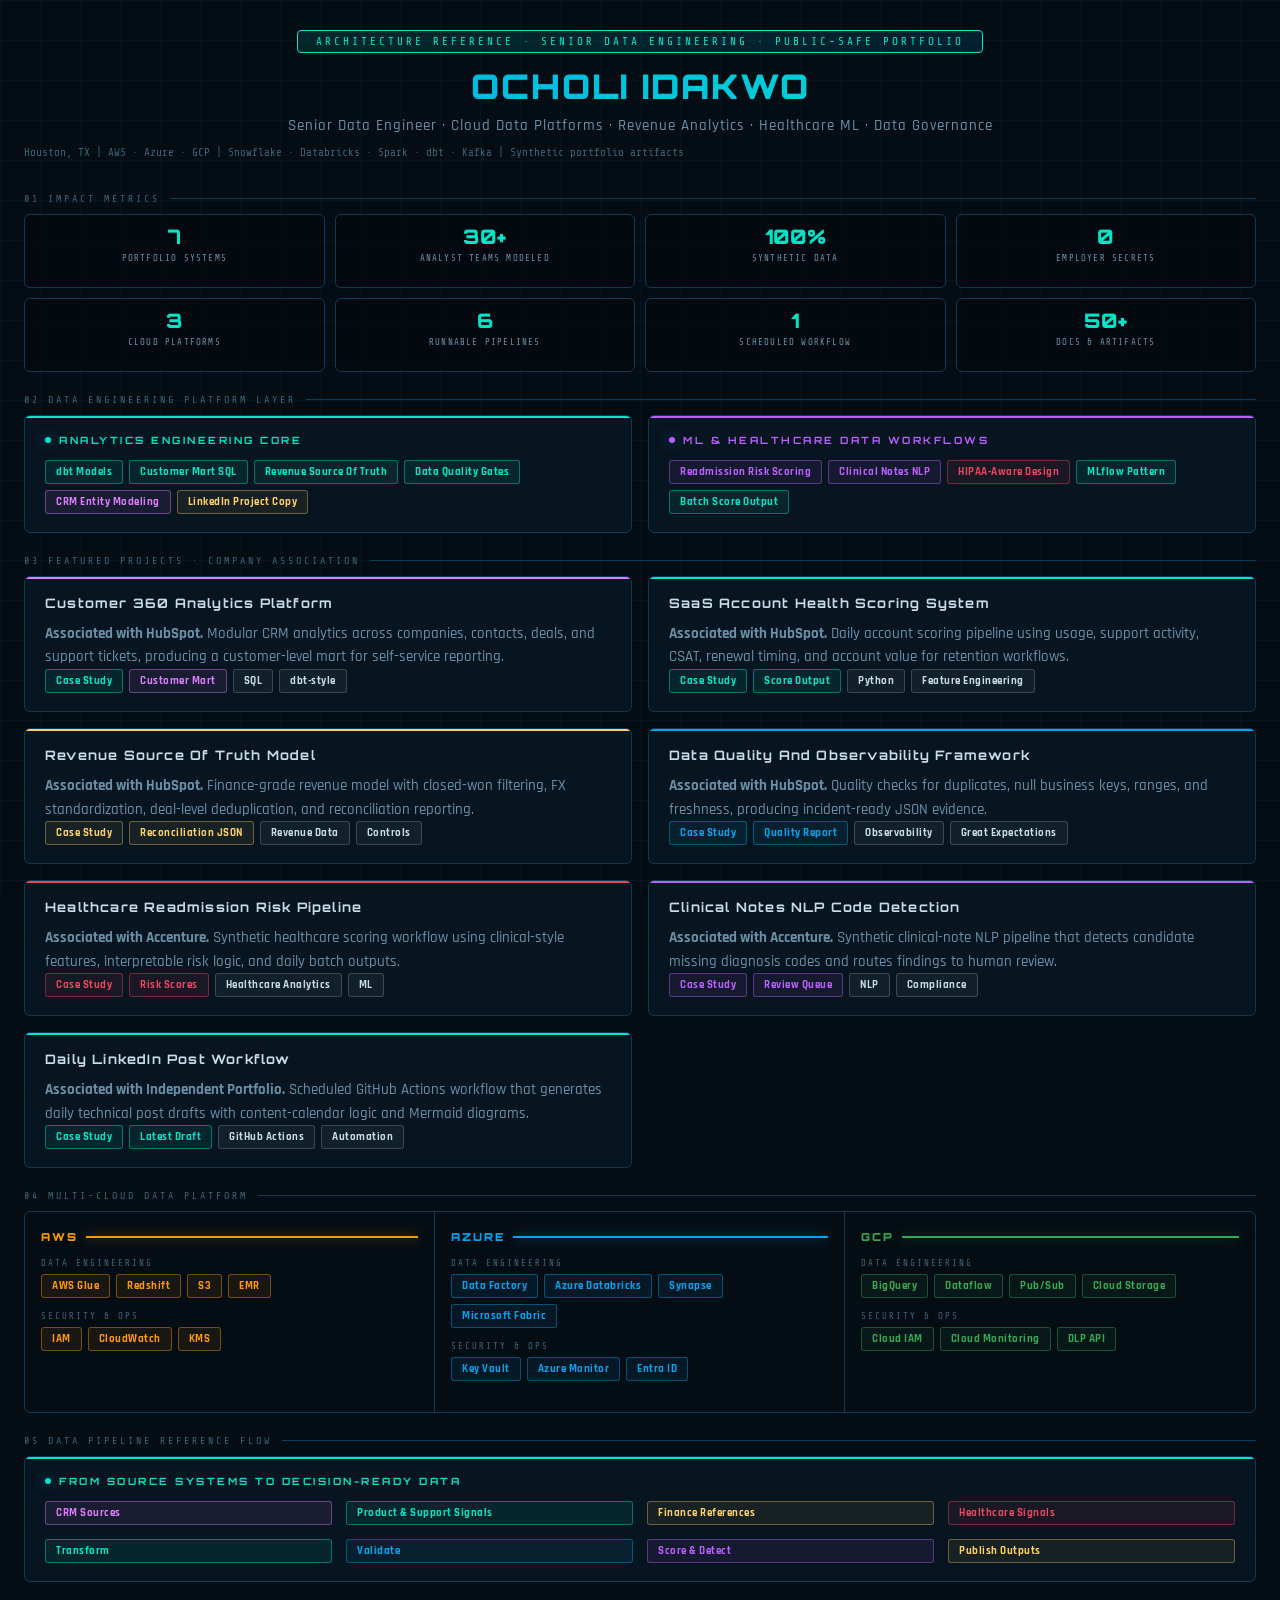
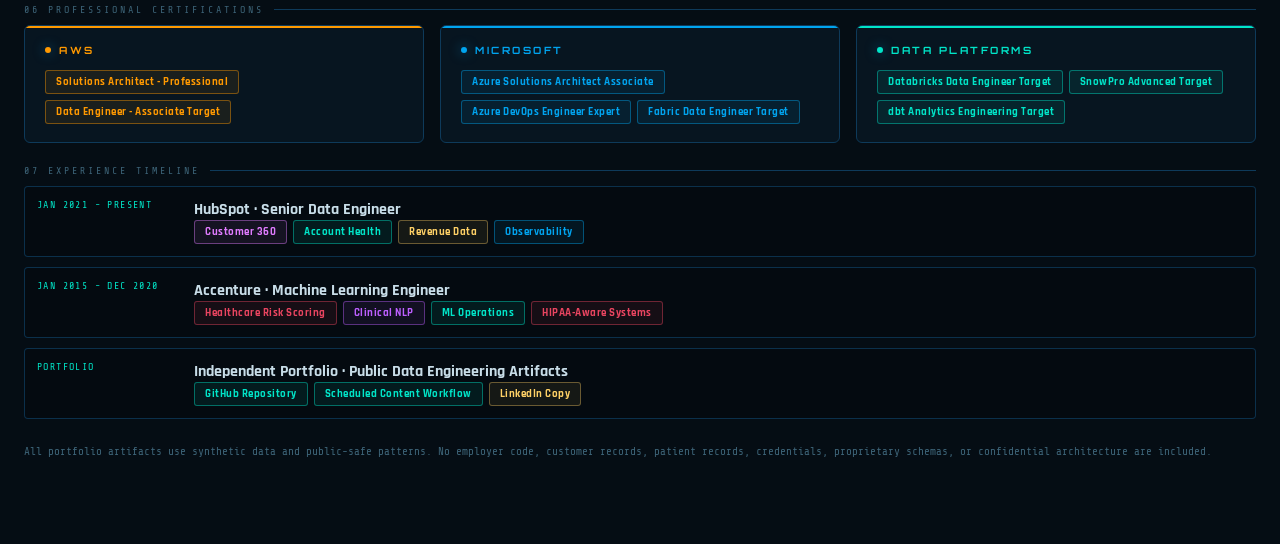
<file: index.html>
<!doctype html>
<html lang="en">
<head>
  <meta charset="utf-8">
  <meta name="viewport" content="width=device-width, initial-scale=1">
  <title>Ocholi Idakwo - Data Engineering Architecture Reference</title>
  <meta name="description" content="Senior Data Engineer architecture-reference portfolio covering cloud data platforms, governed analytics, revenue data, healthcare ML, and observability.">
  <link rel="preconnect" href="https://fonts.googleapis.com">
  <link rel="preconnect" href="https://fonts.gstatic.com" crossorigin>
  <link href="https://fonts.googleapis.com/css2?family=Share+Tech+Mono&family=Orbitron:wght@400;600;800;900&family=Rajdhani:wght@300;400;500;600;700&display=swap" rel="stylesheet">
  <link rel="stylesheet" href="assets/site.css">
</head>
<body>
  <div class="page">
    <header class="header">
      <div class="header-badge">Architecture Reference · Senior Data Engineering · Public-Safe Portfolio</div>
      <h1>OCHOLI IDAKWO</h1>
      <div class="sub">Senior Data Engineer · Cloud Data Platforms · Revenue Analytics · Healthcare ML · Data Governance</div>
      <div class="meta">Houston, TX | AWS · Azure · GCP | Snowflake · Databricks · Spark · dbt · Kafka | Synthetic portfolio artifacts</div>
    </header>

    <section>
      <div class="section-label">01 Impact Metrics</div>
      <div class="metric-row">
        <div class="metric"><div class="val">7</div><div class="lbl">Portfolio Systems</div></div>
        <div class="metric"><div class="val">30+</div><div class="lbl">Analyst Teams Modeled</div></div>
        <div class="metric"><div class="val">100%</div><div class="lbl">Synthetic Data</div></div>
        <div class="metric"><div class="val">0</div><div class="lbl">Employer Secrets</div></div>
        <div class="metric"><div class="val">3</div><div class="lbl">Cloud Platforms</div></div>
        <div class="metric"><div class="val">6</div><div class="lbl">Runnable Pipelines</div></div>
        <div class="metric"><div class="val">1</div><div class="lbl">Scheduled Workflow</div></div>
        <div class="metric"><div class="val">50+</div><div class="lbl">Docs & Artifacts</div></div>
      </div>
    </section>

    <section>
      <div class="section-label">02 Data Engineering Platform Layer</div>
      <div class="grid-2">
        <div class="panel" style="--accent: var(--data)">
          <div class="panel-title"><span class="dot"></span>Analytics Engineering Core</div>
          <div class="chip-grid">
            <a class="chip data" href="https://docs.getdbt.com/docs/introduction">dbt Models</a>
            <a class="chip data" href="projects/customer-360-analytics-platform/models/mart_customer_360.sql">Customer Mart SQL</a>
            <a class="chip data" href="projects/revenue-source-of-truth-model/">Revenue Source Of Truth</a>
            <a class="chip data" href="projects/data-quality-observability-framework/">Data Quality Gates</a>
            <a class="chip crm" href="projects/customer-360-analytics-platform/">CRM Entity Modeling</a>
            <a class="chip gold" href="linkedin-project-copy.md">LinkedIn Project Copy</a>
          </div>
        </div>
        <div class="panel" style="--accent: var(--ml)">
          <div class="panel-title"><span class="dot"></span>ML & Healthcare Data Workflows</div>
          <div class="chip-grid">
            <a class="chip ml" href="projects/healthcare-readmission-risk-pipeline/">Readmission Risk Scoring</a>
            <a class="chip ml" href="projects/clinical-notes-nlp-code-detection/">Clinical Notes NLP</a>
            <a class="chip health" href="https://www.hhs.gov/hipaa/index.html">HIPAA-Aware Design</a>
            <a class="chip data" href="https://mlflow.org/docs/latest/index.html">MLflow Pattern</a>
            <a class="chip data" href="projects/healthcare-readmission-risk-pipeline/outputs/daily_readmission_scores.csv">Batch Score Output</a>
          </div>
        </div>
      </div>
    </section>

    <section>
      <div class="section-label">03 Featured Projects · Company Association</div>
      <div class="project-grid">
        <article class="project-card" style="--accent: var(--crm)">
          <h3>Customer 360 Analytics Platform</h3>
          <p><strong>Associated with HubSpot.</strong> Modular CRM analytics across companies, contacts, deals, and support tickets, producing a customer-level mart for self-service reporting.</p>
          <div class="meta"><a class="chip data" href="projects/customer-360-analytics-platform/">Case Study</a><a class="chip crm" href="projects/customer-360-analytics-platform/outputs/customer_360_mart.csv">Customer Mart</a><span class="chip">SQL</span><span class="chip">dbt-style</span></div>
        </article>
        <article class="project-card" style="--accent: var(--data)">
          <h3>SaaS Account Health Scoring System</h3>
          <p><strong>Associated with HubSpot.</strong> Daily account scoring pipeline using usage, support activity, CSAT, renewal timing, and account value for retention workflows.</p>
          <div class="meta"><a class="chip data" href="projects/saas-account-health-scoring/">Case Study</a><a class="chip data" href="projects/saas-account-health-scoring/outputs/daily_account_health_scores.csv">Score Output</a><span class="chip">Python</span><span class="chip">Feature Engineering</span></div>
        </article>
        <article class="project-card" style="--accent: var(--gold)">
          <h3>Revenue Source Of Truth Model</h3>
          <p><strong>Associated with HubSpot.</strong> Finance-grade revenue model with closed-won filtering, FX standardization, deal-level deduplication, and reconciliation reporting.</p>
          <div class="meta"><a class="chip gold" href="projects/revenue-source-of-truth-model/">Case Study</a><a class="chip gold" href="projects/revenue-source-of-truth-model/outputs/reconciliation_report.json">Reconciliation JSON</a><span class="chip">Revenue Data</span><span class="chip">Controls</span></div>
        </article>
        <article class="project-card" style="--accent: var(--azure)">
          <h3>Data Quality And Observability Framework</h3>
          <p><strong>Associated with HubSpot.</strong> Quality checks for duplicates, null business keys, ranges, and freshness, producing incident-ready JSON evidence.</p>
          <div class="meta"><a class="chip azure" href="projects/data-quality-observability-framework/">Case Study</a><a class="chip azure" href="projects/data-quality-observability-framework/outputs/quality_report.json">Quality Report</a><span class="chip">Observability</span><span class="chip">Great Expectations</span></div>
        </article>
        <article class="project-card" style="--accent: var(--health)">
          <h3>Healthcare Readmission Risk Pipeline</h3>
          <p><strong>Associated with Accenture.</strong> Synthetic healthcare scoring workflow using clinical-style features, interpretable risk logic, and daily batch outputs.</p>
          <div class="meta"><a class="chip health" href="projects/healthcare-readmission-risk-pipeline/">Case Study</a><a class="chip health" href="projects/healthcare-readmission-risk-pipeline/outputs/daily_readmission_scores.csv">Risk Scores</a><span class="chip">Healthcare Analytics</span><span class="chip">ML</span></div>
        </article>
        <article class="project-card" style="--accent: var(--ml)">
          <h3>Clinical Notes NLP Code Detection</h3>
          <p><strong>Associated with Accenture.</strong> Synthetic clinical-note NLP pipeline that detects candidate missing diagnosis codes and routes findings to human review.</p>
          <div class="meta"><a class="chip ml" href="projects/clinical-notes-nlp-code-detection/">Case Study</a><a class="chip ml" href="projects/clinical-notes-nlp-code-detection/outputs/candidate_code_findings.csv">Review Queue</a><span class="chip">NLP</span><span class="chip">Compliance</span></div>
        </article>
        <article class="project-card" style="--accent: var(--data)">
          <h3>Daily LinkedIn Post Workflow</h3>
          <p><strong>Associated with Independent Portfolio.</strong> Scheduled GitHub Actions workflow that generates daily technical post drafts with content-calendar logic and Mermaid diagrams.</p>
          <div class="meta"><a class="chip data" href="projects/daily-linkedin-post-workflow/">Case Study</a><a class="chip data" href="projects/daily-linkedin-post-workflow/generated/latest-linkedin-post.md">Latest Draft</a><span class="chip">GitHub Actions</span><span class="chip">Automation</span></div>
        </article>
      </div>
    </section>

    <section>
      <div class="section-label">04 Multi-Cloud Data Platform</div>
      <div class="cloud-cols">
        <div class="cloud-col col-aws">
          <div class="cloud-col-header">AWS <span class="bar"></span></div>
          <div class="service-block">
            <div class="service-category">Data Engineering</div>
            <div class="chip-grid">
              <a class="chip aws" href="https://docs.aws.amazon.com/glue/">AWS Glue</a>
              <a class="chip aws" href="https://docs.aws.amazon.com/redshift/">Redshift</a>
              <a class="chip aws" href="https://docs.aws.amazon.com/AmazonS3/latest/userguide/Welcome.html">S3</a>
              <a class="chip aws" href="https://docs.aws.amazon.com/emr/">EMR</a>
            </div>
          </div>
          <div class="service-block">
            <div class="service-category">Security & Ops</div>
            <div class="chip-grid">
              <a class="chip aws" href="https://docs.aws.amazon.com/IAM/latest/UserGuide/">IAM</a>
              <a class="chip aws" href="https://docs.aws.amazon.com/AmazonCloudWatch/latest/monitoring/">CloudWatch</a>
              <a class="chip aws" href="https://docs.aws.amazon.com/kms/">KMS</a>
            </div>
          </div>
        </div>
        <div class="cloud-col col-azure">
          <div class="cloud-col-header">AZURE <span class="bar"></span></div>
          <div class="service-block">
            <div class="service-category">Data Engineering</div>
            <div class="chip-grid">
              <a class="chip azure" href="https://learn.microsoft.com/en-us/azure/data-factory/">Data Factory</a>
              <a class="chip azure" href="https://learn.microsoft.com/en-us/azure/databricks/">Azure Databricks</a>
              <a class="chip azure" href="https://learn.microsoft.com/en-us/azure/synapse-analytics/">Synapse</a>
              <a class="chip azure" href="https://learn.microsoft.com/en-us/fabric/">Microsoft Fabric</a>
            </div>
          </div>
          <div class="service-block">
            <div class="service-category">Security & Ops</div>
            <div class="chip-grid">
              <a class="chip azure" href="https://learn.microsoft.com/en-us/azure/key-vault/">Key Vault</a>
              <a class="chip azure" href="https://learn.microsoft.com/en-us/azure/azure-monitor/">Azure Monitor</a>
              <a class="chip azure" href="https://learn.microsoft.com/en-us/entra/identity/">Entra ID</a>
            </div>
          </div>
        </div>
        <div class="cloud-col col-gcp">
          <div class="cloud-col-header">GCP <span class="bar"></span></div>
          <div class="service-block">
            <div class="service-category">Data Engineering</div>
            <div class="chip-grid">
              <a class="chip gcp" href="https://cloud.google.com/bigquery/docs">BigQuery</a>
              <a class="chip gcp" href="https://cloud.google.com/dataflow/docs">Dataflow</a>
              <a class="chip gcp" href="https://cloud.google.com/pubsub/docs">Pub/Sub</a>
              <a class="chip gcp" href="https://cloud.google.com/storage/docs">Cloud Storage</a>
            </div>
          </div>
          <div class="service-block">
            <div class="service-category">Security & Ops</div>
            <div class="chip-grid">
              <a class="chip gcp" href="https://cloud.google.com/iam/docs">Cloud IAM</a>
              <a class="chip gcp" href="https://cloud.google.com/monitoring/docs">Cloud Monitoring</a>
              <a class="chip gcp" href="https://cloud.google.com/dlp/docs">DLP API</a>
            </div>
          </div>
        </div>
      </div>
    </section>

    <section>
      <div class="section-label">05 Data Pipeline Reference Flow</div>
      <div class="panel" style="--accent: var(--data)">
        <div class="panel-title"><span class="dot"></span>From Source Systems To Decision-Ready Data</div>
        <div class="grid-4">
          <a class="chip crm" href="projects/customer-360-analytics-platform/data/companies.csv">CRM Sources</a>
          <a class="chip data" href="projects/saas-account-health-scoring/data/account_signals.csv">Product & Support Signals</a>
          <a class="chip gold" href="projects/revenue-source-of-truth-model/data/fx_rates.csv">Finance References</a>
          <a class="chip health" href="projects/healthcare-readmission-risk-pipeline/data/synthetic_patients.csv">Healthcare Signals</a>
          <a class="chip data" href="projects/customer-360-analytics-platform/run_pipeline.py">Transform</a>
          <a class="chip azure" href="projects/data-quality-observability-framework/validate_events.py">Validate</a>
          <a class="chip ml" href="projects/clinical-notes-nlp-code-detection/detect_candidate_codes.py">Score & Detect</a>
          <a class="chip gold" href="projects/revenue-source-of-truth-model/outputs/recognized_revenue.csv">Publish Outputs</a>
        </div>
      </div>
    </section>

    <section>
      <div class="section-label">06 Professional Certifications</div>
      <div class="grid-3">
        <div class="panel" style="--accent: var(--aws)">
          <div class="panel-title"><span class="dot"></span>AWS</div>
          <div class="chip-grid">
            <a class="chip aws" href="https://aws.amazon.com/certification/certified-solutions-architect-professional/">Solutions Architect - Professional</a>
            <a class="chip aws" href="https://aws.amazon.com/certification/certified-data-engineer-associate/">Data Engineer - Associate Target</a>
          </div>
        </div>
        <div class="panel" style="--accent: var(--azure)">
          <div class="panel-title"><span class="dot"></span>Microsoft</div>
          <div class="chip-grid">
            <a class="chip azure" href="https://learn.microsoft.com/en-us/credentials/certifications/azure-solutions-architect/">Azure Solutions Architect Associate</a>
            <a class="chip azure" href="https://learn.microsoft.com/en-us/credentials/certifications/devops-engineer/">Azure DevOps Engineer Expert</a>
            <a class="chip azure" href="https://learn.microsoft.com/en-us/credentials/certifications/fabric-data-engineer-associate/">Fabric Data Engineer Target</a>
          </div>
        </div>
        <div class="panel" style="--accent: var(--data)">
          <div class="panel-title"><span class="dot"></span>Data Platforms</div>
          <div class="chip-grid">
            <a class="chip data" href="https://www.databricks.com/learn/certification/data-engineer-professional">Databricks Data Engineer Target</a>
            <a class="chip data" href="https://learn.snowflake.com/en/certifications/snowpro-advanced-dataengineer-C02/">SnowPro Advanced Target</a>
            <a class="chip data" href="https://www.getdbt.com/certifications/analytics-engineer-certification-exam">dbt Analytics Engineering Target</a>
          </div>
        </div>
      </div>
    </section>

    <section>
      <div class="section-label">07 Experience Timeline</div>
      <div class="timeline">
        <div class="timeline-item">
          <div class="timeline-date">JAN 2021 - PRESENT</div>
          <div>
            <div class="timeline-role">HubSpot · Senior Data Engineer</div>
            <div class="chip-grid">
              <a class="chip crm" href="projects/customer-360-analytics-platform/">Customer 360</a>
              <a class="chip data" href="projects/saas-account-health-scoring/">Account Health</a>
              <a class="chip gold" href="projects/revenue-source-of-truth-model/">Revenue Data</a>
              <a class="chip azure" href="projects/data-quality-observability-framework/">Observability</a>
            </div>
          </div>
        </div>
        <div class="timeline-item">
          <div class="timeline-date">JAN 2015 - DEC 2020</div>
          <div>
            <div class="timeline-role">Accenture · Machine Learning Engineer</div>
            <div class="chip-grid">
              <a class="chip health" href="projects/healthcare-readmission-risk-pipeline/">Healthcare Risk Scoring</a>
              <a class="chip ml" href="projects/clinical-notes-nlp-code-detection/">Clinical NLP</a>
              <a class="chip data" href="https://mlflow.org/docs/latest/index.html">ML Operations</a>
              <a class="chip health" href="https://www.hhs.gov/hipaa/index.html">HIPAA-Aware Systems</a>
            </div>
          </div>
        </div>
        <div class="timeline-item">
          <div class="timeline-date">PORTFOLIO</div>
          <div>
            <div class="timeline-role">Independent Portfolio · Public Data Engineering Artifacts</div>
            <div class="chip-grid">
              <a class="chip data" href="https://github.com/Kasala95/data-engineering-portfolio">GitHub Repository</a>
              <a class="chip data" href="projects/daily-linkedin-post-workflow/">Scheduled Content Workflow</a>
              <a class="chip gold" href="linkedin-project-copy.md">LinkedIn Copy</a>
            </div>
          </div>
        </div>
      </div>
    </section>

    <footer>
      <div>All portfolio artifacts use synthetic data and public-safe patterns. No employer code, customer records, patient records, credentials, proprietary schemas, or confidential architecture are included.</div>
    </footer>
  </div>
</body>
</html>
</file>
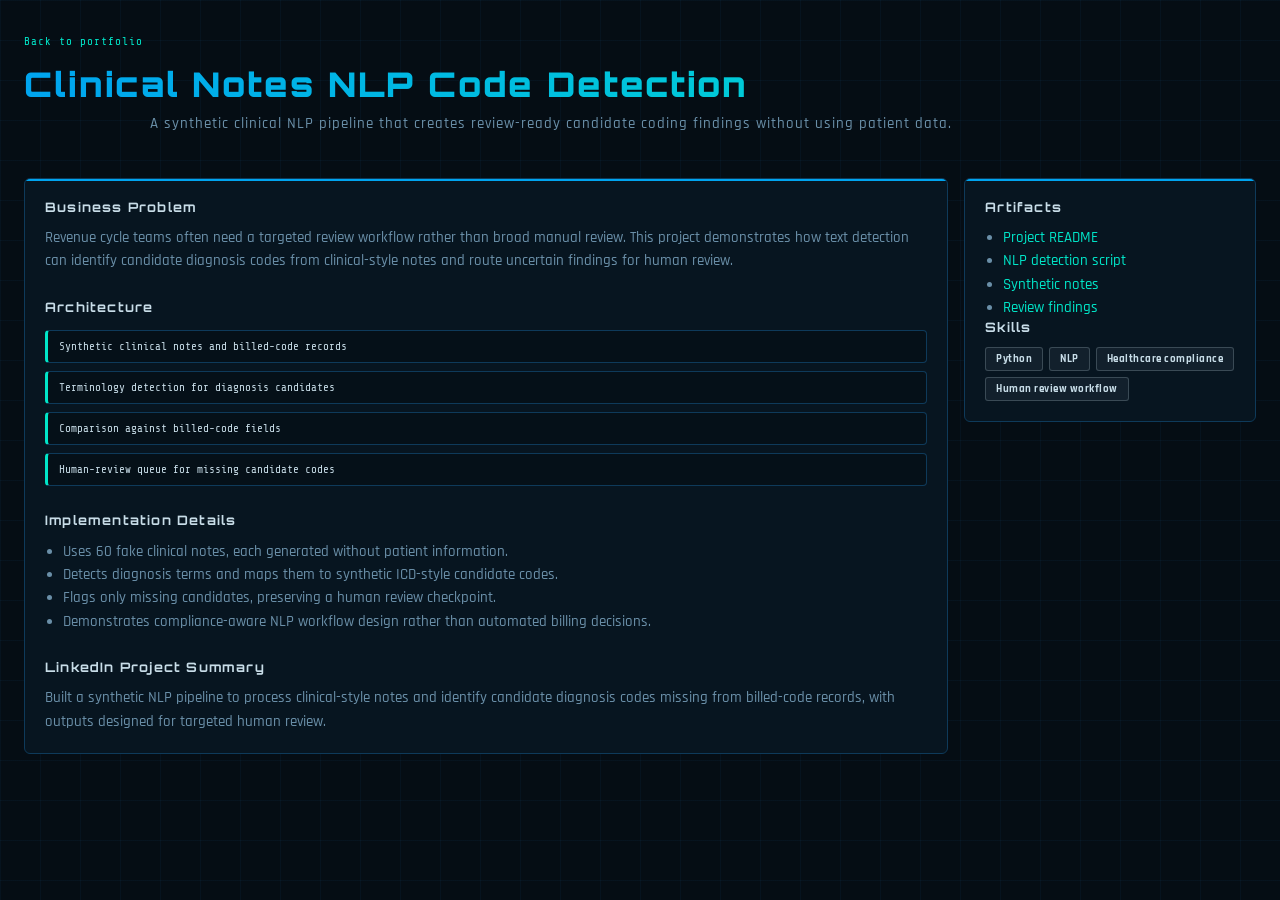
<file: projects/clinical-notes-nlp-code-detection/index.html>
<!doctype html>
<html lang="en">
<head>
  <meta charset="utf-8">
  <meta name="viewport" content="width=device-width, initial-scale=1">
  <title>Clinical Notes NLP Code Detection</title>
  <link rel="stylesheet" href="../../assets/site.css">
</head>
<body>
  <header class="page-header">
    <div class="shell">
      <a class="breadcrumb" href="../../">Back to portfolio</a>
      <h1>Clinical Notes NLP Code Detection</h1>
      <p class="hero-copy">A synthetic clinical NLP pipeline that creates review-ready candidate coding findings without using patient data.</p>
    </div>
  </header>
  <main class="section">
    <div class="shell case-grid">
      <article class="case-body">
        <h2>Business Problem</h2>
        <p>Revenue cycle teams often need a targeted review workflow rather than broad manual review. This project demonstrates how text detection can identify candidate diagnosis codes from clinical-style notes and route uncertain findings for human review.</p>
        <h2>Architecture</h2>
        <div class="flow">
          <div class="flow-step">Synthetic clinical notes and billed-code records</div>
          <div class="flow-step">Terminology detection for diagnosis candidates</div>
          <div class="flow-step">Comparison against billed-code fields</div>
          <div class="flow-step">Human-review queue for missing candidate codes</div>
        </div>
        <h2>Implementation Details</h2>
        <ul>
          <li>Uses 60 fake clinical notes, each generated without patient information.</li>
          <li>Detects diagnosis terms and maps them to synthetic ICD-style candidate codes.</li>
          <li>Flags only missing candidates, preserving a human review checkpoint.</li>
          <li>Demonstrates compliance-aware NLP workflow design rather than automated billing decisions.</li>
        </ul>
        <h2>LinkedIn Project Summary</h2>
        <p>Built a synthetic NLP pipeline to process clinical-style notes and identify candidate diagnosis codes missing from billed-code records, with outputs designed for targeted human review.</p>
      </article>
      <aside class="sidebar">
        <h2>Artifacts</h2>
        <ul class="artifact-list">
          <li><a href="README.md">Project README</a></li>
          <li><a href="detect_candidate_codes.py">NLP detection script</a></li>
          <li><a href="data/synthetic_clinical_notes.csv">Synthetic notes</a></li>
          <li><a href="outputs/candidate_code_findings.csv">Review findings</a></li>
        </ul>
        <h2>Skills</h2>
        <div class="meta"><span class="chip">Python</span><span class="chip">NLP</span><span class="chip">Healthcare compliance</span><span class="chip">Human review workflow</span></div>
      </aside>
    </div>
  </main>
</body>
</html>
</file>
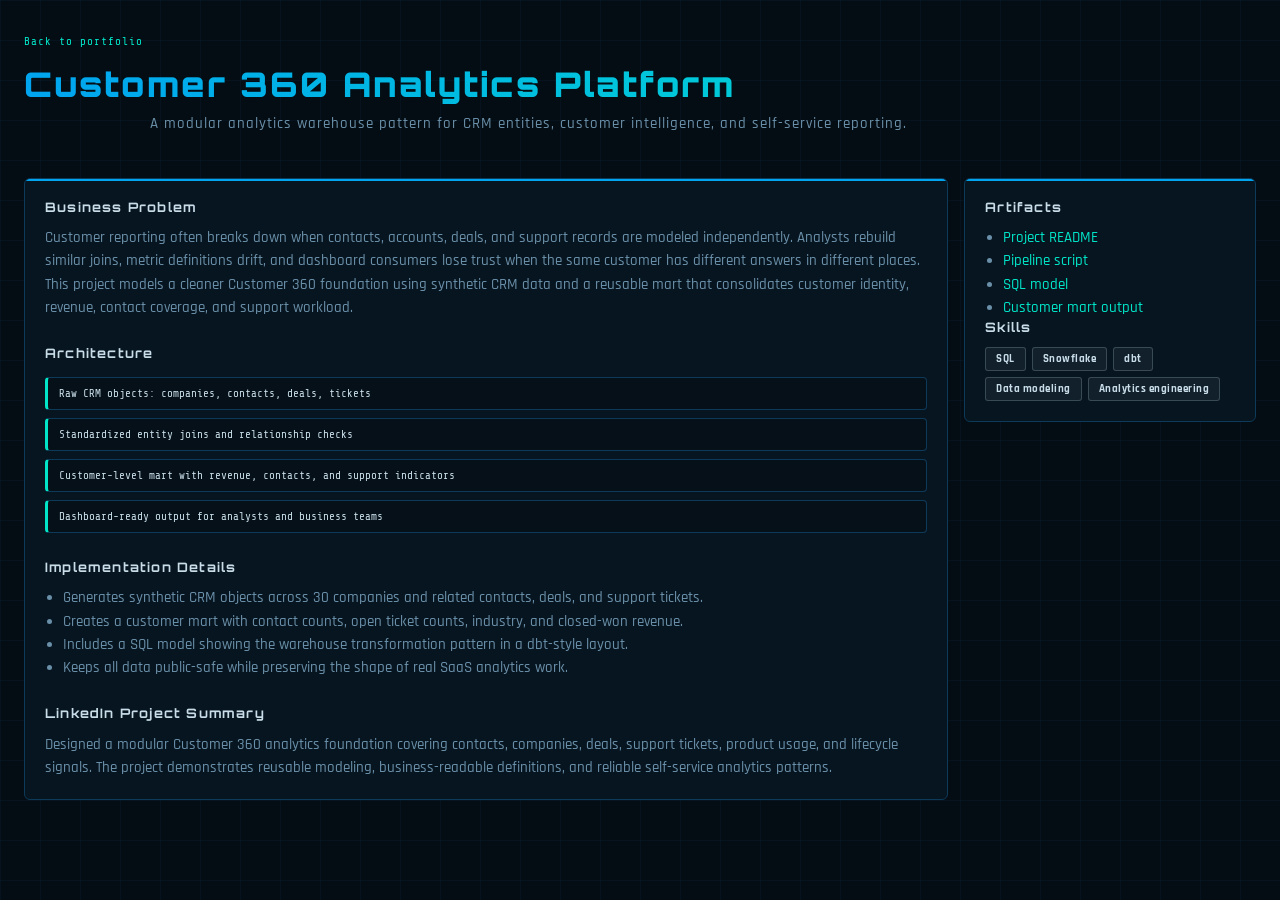
<file: projects/customer-360-analytics-platform/index.html>
<!doctype html>
<html lang="en">
<head>
  <meta charset="utf-8">
  <meta name="viewport" content="width=device-width, initial-scale=1">
  <title>Customer 360 Analytics Platform</title>
  <link rel="stylesheet" href="../../assets/site.css">
</head>
<body>
  <header class="page-header">
    <div class="shell">
      <a class="breadcrumb" href="../../">Back to portfolio</a>
      <h1>Customer 360 Analytics Platform</h1>
      <p class="hero-copy">A modular analytics warehouse pattern for CRM entities, customer intelligence, and self-service reporting.</p>
    </div>
  </header>
  <main class="section">
    <div class="shell case-grid">
      <article class="case-body">
        <h2>Business Problem</h2>
        <p>Customer reporting often breaks down when contacts, accounts, deals, and support records are modeled independently. Analysts rebuild similar joins, metric definitions drift, and dashboard consumers lose trust when the same customer has different answers in different places.</p>
        <p>This project models a cleaner Customer 360 foundation using synthetic CRM data and a reusable mart that consolidates customer identity, revenue, contact coverage, and support workload.</p>
        <h2>Architecture</h2>
        <div class="flow">
          <div class="flow-step">Raw CRM objects: companies, contacts, deals, tickets</div>
          <div class="flow-step">Standardized entity joins and relationship checks</div>
          <div class="flow-step">Customer-level mart with revenue, contacts, and support indicators</div>
          <div class="flow-step">Dashboard-ready output for analysts and business teams</div>
        </div>
        <h2>Implementation Details</h2>
        <ul>
          <li>Generates synthetic CRM objects across 30 companies and related contacts, deals, and support tickets.</li>
          <li>Creates a customer mart with contact counts, open ticket counts, industry, and closed-won revenue.</li>
          <li>Includes a SQL model showing the warehouse transformation pattern in a dbt-style layout.</li>
          <li>Keeps all data public-safe while preserving the shape of real SaaS analytics work.</li>
        </ul>
        <h2>LinkedIn Project Summary</h2>
        <p>Designed a modular Customer 360 analytics foundation covering contacts, companies, deals, support tickets, product usage, and lifecycle signals. The project demonstrates reusable modeling, business-readable definitions, and reliable self-service analytics patterns.</p>
      </article>
      <aside class="sidebar">
        <h2>Artifacts</h2>
        <ul class="artifact-list">
          <li><a href="README.md">Project README</a></li>
          <li><a href="run_pipeline.py">Pipeline script</a></li>
          <li><a href="models/mart_customer_360.sql">SQL model</a></li>
          <li><a href="outputs/customer_360_mart.csv">Customer mart output</a></li>
        </ul>
        <h2>Skills</h2>
        <div class="meta"><span class="chip">SQL</span><span class="chip">Snowflake</span><span class="chip">dbt</span><span class="chip">Data modeling</span><span class="chip">Analytics engineering</span></div>
      </aside>
    </div>
  </main>
</body>
</html>
</file>
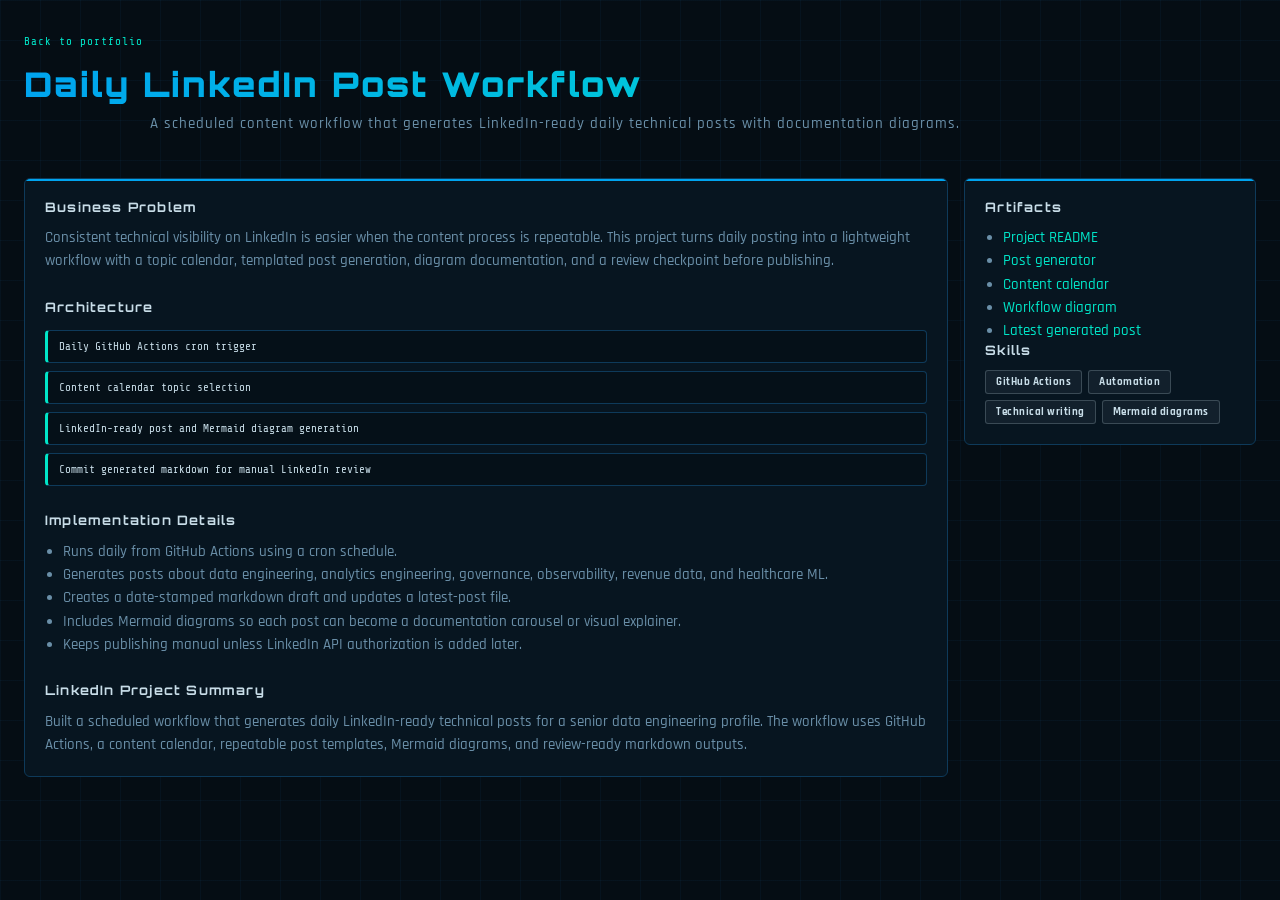
<file: projects/daily-linkedin-post-workflow/index.html>
<!doctype html>
<html lang="en">
<head>
  <meta charset="utf-8">
  <meta name="viewport" content="width=device-width, initial-scale=1">
  <title>Daily LinkedIn Post Workflow</title>
  <link rel="stylesheet" href="../../assets/site.css">
</head>
<body>
  <header class="page-header">
    <div class="shell">
      <a class="breadcrumb" href="../../">Back to portfolio</a>
      <h1>Daily LinkedIn Post Workflow</h1>
      <p class="hero-copy">A scheduled content workflow that generates LinkedIn-ready daily technical posts with documentation diagrams.</p>
    </div>
  </header>
  <main class="section">
    <div class="shell case-grid">
      <article class="case-body">
        <h2>Business Problem</h2>
        <p>Consistent technical visibility on LinkedIn is easier when the content process is repeatable. This project turns daily posting into a lightweight workflow with a topic calendar, templated post generation, diagram documentation, and a review checkpoint before publishing.</p>
        <h2>Architecture</h2>
        <div class="flow">
          <div class="flow-step">Daily GitHub Actions cron trigger</div>
          <div class="flow-step">Content calendar topic selection</div>
          <div class="flow-step">LinkedIn-ready post and Mermaid diagram generation</div>
          <div class="flow-step">Commit generated markdown for manual LinkedIn review</div>
        </div>
        <h2>Implementation Details</h2>
        <ul>
          <li>Runs daily from GitHub Actions using a cron schedule.</li>
          <li>Generates posts about data engineering, analytics engineering, governance, observability, revenue data, and healthcare ML.</li>
          <li>Creates a date-stamped markdown draft and updates a latest-post file.</li>
          <li>Includes Mermaid diagrams so each post can become a documentation carousel or visual explainer.</li>
          <li>Keeps publishing manual unless LinkedIn API authorization is added later.</li>
        </ul>
        <h2>LinkedIn Project Summary</h2>
        <p>Built a scheduled workflow that generates daily LinkedIn-ready technical posts for a senior data engineering profile. The workflow uses GitHub Actions, a content calendar, repeatable post templates, Mermaid diagrams, and review-ready markdown outputs.</p>
      </article>
      <aside class="sidebar">
        <h2>Artifacts</h2>
        <ul class="artifact-list">
          <li><a href="README.md">Project README</a></li>
          <li><a href="generate_daily_post.py">Post generator</a></li>
          <li><a href="content_calendar.json">Content calendar</a></li>
          <li><a href="docs/workflow-diagram.md">Workflow diagram</a></li>
          <li><a href="generated/latest-linkedin-post.md">Latest generated post</a></li>
        </ul>
        <h2>Skills</h2>
        <div class="meta"><span class="chip">GitHub Actions</span><span class="chip">Automation</span><span class="chip">Technical writing</span><span class="chip">Mermaid diagrams</span></div>
      </aside>
    </div>
  </main>
</body>
</html>
</file>
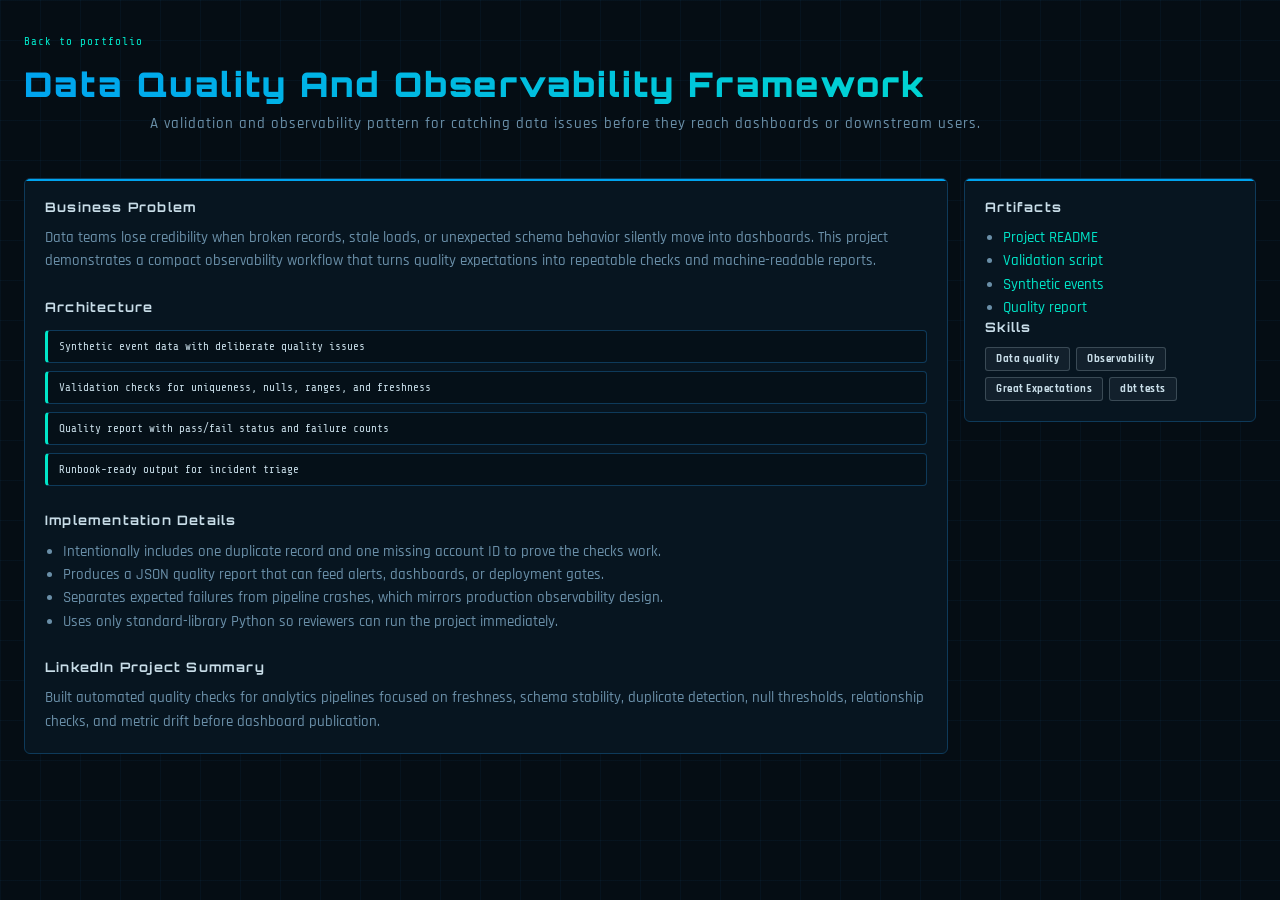
<file: projects/data-quality-observability-framework/index.html>
<!doctype html>
<html lang="en">
<head>
  <meta charset="utf-8">
  <meta name="viewport" content="width=device-width, initial-scale=1">
  <title>Data Quality And Observability Framework</title>
  <link rel="stylesheet" href="../../assets/site.css">
</head>
<body>
  <header class="page-header">
    <div class="shell">
      <a class="breadcrumb" href="../../">Back to portfolio</a>
      <h1>Data Quality And Observability Framework</h1>
      <p class="hero-copy">A validation and observability pattern for catching data issues before they reach dashboards or downstream users.</p>
    </div>
  </header>
  <main class="section">
    <div class="shell case-grid">
      <article class="case-body">
        <h2>Business Problem</h2>
        <p>Data teams lose credibility when broken records, stale loads, or unexpected schema behavior silently move into dashboards. This project demonstrates a compact observability workflow that turns quality expectations into repeatable checks and machine-readable reports.</p>
        <h2>Architecture</h2>
        <div class="flow">
          <div class="flow-step">Synthetic event data with deliberate quality issues</div>
          <div class="flow-step">Validation checks for uniqueness, nulls, ranges, and freshness</div>
          <div class="flow-step">Quality report with pass/fail status and failure counts</div>
          <div class="flow-step">Runbook-ready output for incident triage</div>
        </div>
        <h2>Implementation Details</h2>
        <ul>
          <li>Intentionally includes one duplicate record and one missing account ID to prove the checks work.</li>
          <li>Produces a JSON quality report that can feed alerts, dashboards, or deployment gates.</li>
          <li>Separates expected failures from pipeline crashes, which mirrors production observability design.</li>
          <li>Uses only standard-library Python so reviewers can run the project immediately.</li>
        </ul>
        <h2>LinkedIn Project Summary</h2>
        <p>Built automated quality checks for analytics pipelines focused on freshness, schema stability, duplicate detection, null thresholds, relationship checks, and metric drift before dashboard publication.</p>
      </article>
      <aside class="sidebar">
        <h2>Artifacts</h2>
        <ul class="artifact-list">
          <li><a href="README.md">Project README</a></li>
          <li><a href="validate_events.py">Validation script</a></li>
          <li><a href="data/events.csv">Synthetic events</a></li>
          <li><a href="outputs/quality_report.json">Quality report</a></li>
        </ul>
        <h2>Skills</h2>
        <div class="meta"><span class="chip">Data quality</span><span class="chip">Observability</span><span class="chip">Great Expectations</span><span class="chip">dbt tests</span></div>
      </aside>
    </div>
  </main>
</body>
</html>
</file>
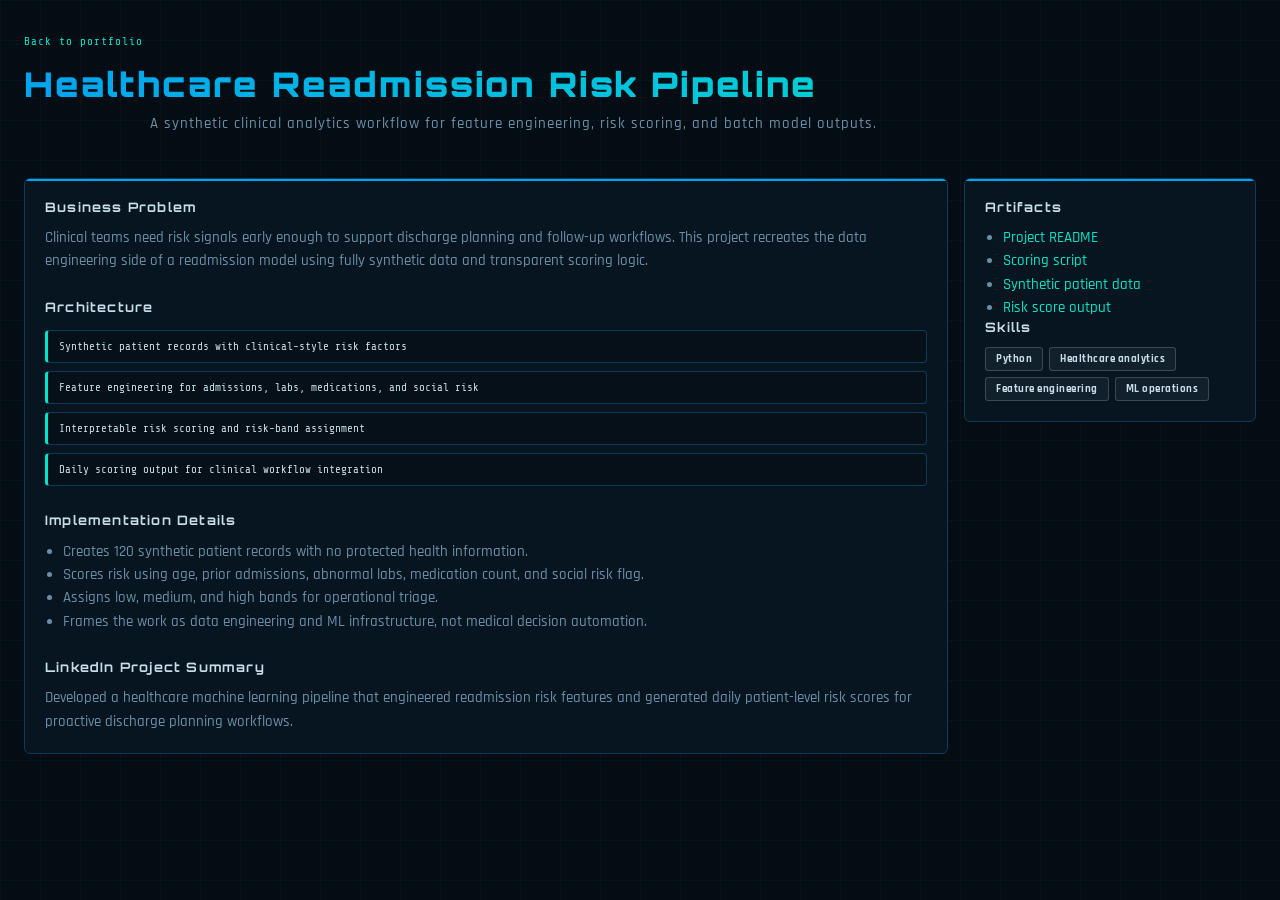
<file: projects/healthcare-readmission-risk-pipeline/index.html>
<!doctype html>
<html lang="en">
<head>
  <meta charset="utf-8">
  <meta name="viewport" content="width=device-width, initial-scale=1">
  <title>Healthcare Readmission Risk Pipeline</title>
  <link rel="stylesheet" href="../../assets/site.css">
</head>
<body>
  <header class="page-header">
    <div class="shell">
      <a class="breadcrumb" href="../../">Back to portfolio</a>
      <h1>Healthcare Readmission Risk Pipeline</h1>
      <p class="hero-copy">A synthetic clinical analytics workflow for feature engineering, risk scoring, and batch model outputs.</p>
    </div>
  </header>
  <main class="section">
    <div class="shell case-grid">
      <article class="case-body">
        <h2>Business Problem</h2>
        <p>Clinical teams need risk signals early enough to support discharge planning and follow-up workflows. This project recreates the data engineering side of a readmission model using fully synthetic data and transparent scoring logic.</p>
        <h2>Architecture</h2>
        <div class="flow">
          <div class="flow-step">Synthetic patient records with clinical-style risk factors</div>
          <div class="flow-step">Feature engineering for admissions, labs, medications, and social risk</div>
          <div class="flow-step">Interpretable risk scoring and risk-band assignment</div>
          <div class="flow-step">Daily scoring output for clinical workflow integration</div>
        </div>
        <h2>Implementation Details</h2>
        <ul>
          <li>Creates 120 synthetic patient records with no protected health information.</li>
          <li>Scores risk using age, prior admissions, abnormal labs, medication count, and social risk flag.</li>
          <li>Assigns low, medium, and high bands for operational triage.</li>
          <li>Frames the work as data engineering and ML infrastructure, not medical decision automation.</li>
        </ul>
        <h2>LinkedIn Project Summary</h2>
        <p>Developed a healthcare machine learning pipeline that engineered readmission risk features and generated daily patient-level risk scores for proactive discharge planning workflows.</p>
      </article>
      <aside class="sidebar">
        <h2>Artifacts</h2>
        <ul class="artifact-list">
          <li><a href="README.md">Project README</a></li>
          <li><a href="score_readmission_risk.py">Scoring script</a></li>
          <li><a href="data/synthetic_patients.csv">Synthetic patient data</a></li>
          <li><a href="outputs/daily_readmission_scores.csv">Risk score output</a></li>
        </ul>
        <h2>Skills</h2>
        <div class="meta"><span class="chip">Python</span><span class="chip">Healthcare analytics</span><span class="chip">Feature engineering</span><span class="chip">ML operations</span></div>
      </aside>
    </div>
  </main>
</body>
</html>
</file>
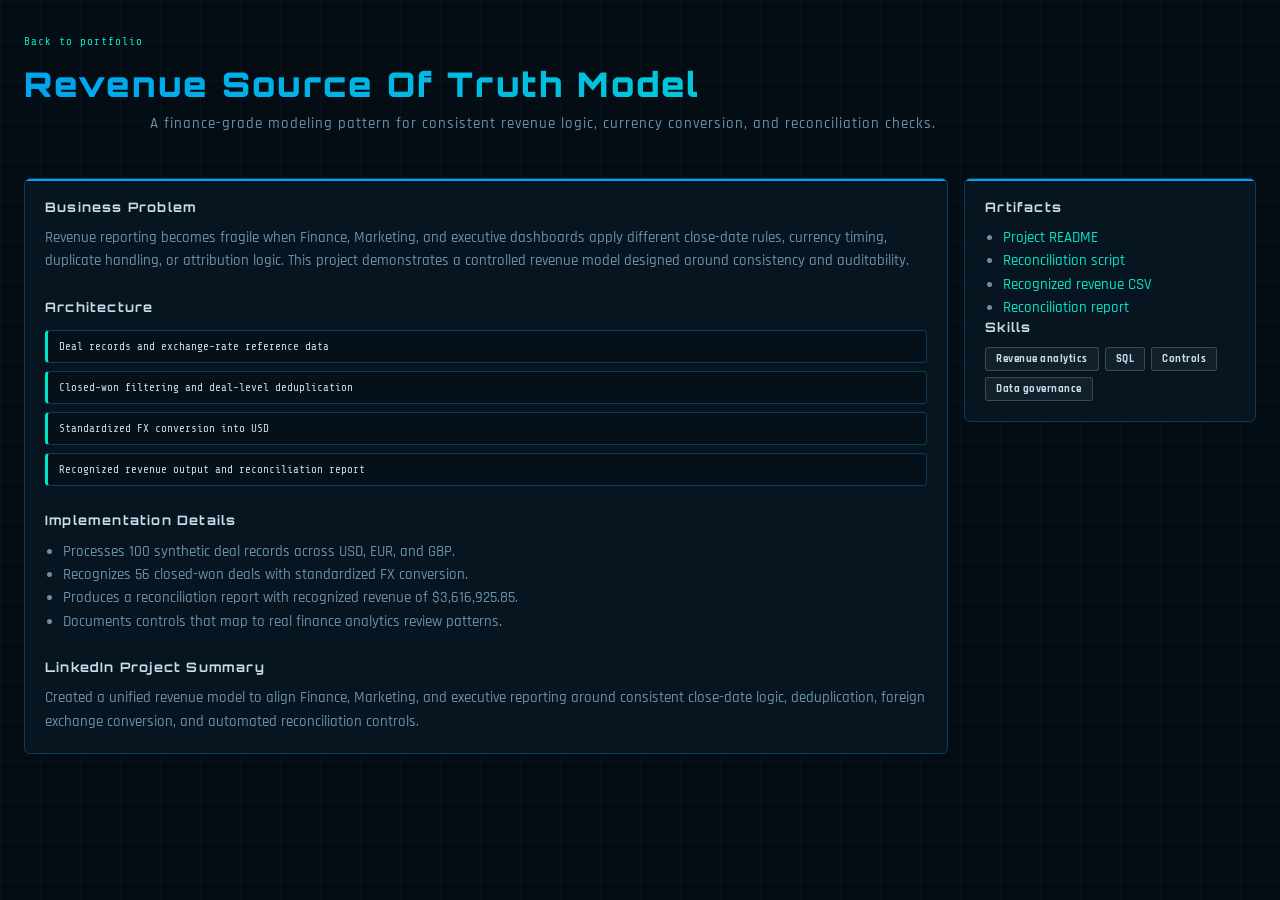
<file: projects/revenue-source-of-truth-model/index.html>
<!doctype html>
<html lang="en">
<head>
  <meta charset="utf-8">
  <meta name="viewport" content="width=device-width, initial-scale=1">
  <title>Revenue Source Of Truth Model</title>
  <link rel="stylesheet" href="../../assets/site.css">
</head>
<body>
  <header class="page-header">
    <div class="shell">
      <a class="breadcrumb" href="../../">Back to portfolio</a>
      <h1>Revenue Source Of Truth Model</h1>
      <p class="hero-copy">A finance-grade modeling pattern for consistent revenue logic, currency conversion, and reconciliation checks.</p>
    </div>
  </header>
  <main class="section">
    <div class="shell case-grid">
      <article class="case-body">
        <h2>Business Problem</h2>
        <p>Revenue reporting becomes fragile when Finance, Marketing, and executive dashboards apply different close-date rules, currency timing, duplicate handling, or attribution logic. This project demonstrates a controlled revenue model designed around consistency and auditability.</p>
        <h2>Architecture</h2>
        <div class="flow">
          <div class="flow-step">Deal records and exchange-rate reference data</div>
          <div class="flow-step">Closed-won filtering and deal-level deduplication</div>
          <div class="flow-step">Standardized FX conversion into USD</div>
          <div class="flow-step">Recognized revenue output and reconciliation report</div>
        </div>
        <h2>Implementation Details</h2>
        <ul>
          <li>Processes 100 synthetic deal records across USD, EUR, and GBP.</li>
          <li>Recognizes 56 closed-won deals with standardized FX conversion.</li>
          <li>Produces a reconciliation report with recognized revenue of $3,616,925.85.</li>
          <li>Documents controls that map to real finance analytics review patterns.</li>
        </ul>
        <h2>LinkedIn Project Summary</h2>
        <p>Created a unified revenue model to align Finance, Marketing, and executive reporting around consistent close-date logic, deduplication, foreign exchange conversion, and automated reconciliation controls.</p>
      </article>
      <aside class="sidebar">
        <h2>Artifacts</h2>
        <ul class="artifact-list">
          <li><a href="README.md">Project README</a></li>
          <li><a href="reconcile_revenue.py">Reconciliation script</a></li>
          <li><a href="outputs/recognized_revenue.csv">Recognized revenue CSV</a></li>
          <li><a href="outputs/reconciliation_report.json">Reconciliation report</a></li>
        </ul>
        <h2>Skills</h2>
        <div class="meta"><span class="chip">Revenue analytics</span><span class="chip">SQL</span><span class="chip">Controls</span><span class="chip">Data governance</span></div>
      </aside>
    </div>
  </main>
</body>
</html>
</file>
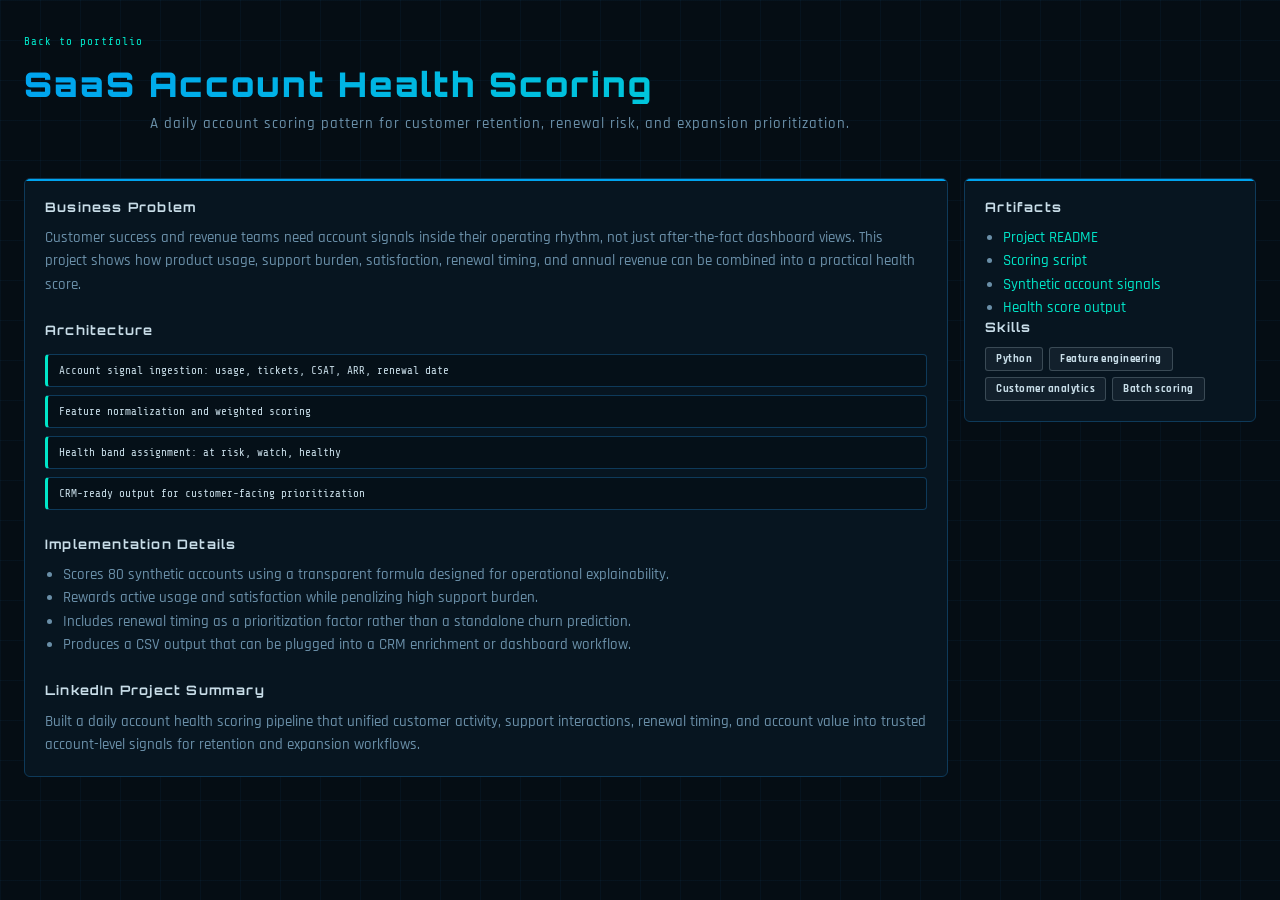
<file: projects/saas-account-health-scoring/index.html>
<!doctype html>
<html lang="en">
<head>
  <meta charset="utf-8">
  <meta name="viewport" content="width=device-width, initial-scale=1">
  <title>SaaS Account Health Scoring</title>
  <link rel="stylesheet" href="../../assets/site.css">
</head>
<body>
  <header class="page-header">
    <div class="shell">
      <a class="breadcrumb" href="../../">Back to portfolio</a>
      <h1>SaaS Account Health Scoring</h1>
      <p class="hero-copy">A daily account scoring pattern for customer retention, renewal risk, and expansion prioritization.</p>
    </div>
  </header>
  <main class="section">
    <div class="shell case-grid">
      <article class="case-body">
        <h2>Business Problem</h2>
        <p>Customer success and revenue teams need account signals inside their operating rhythm, not just after-the-fact dashboard views. This project shows how product usage, support burden, satisfaction, renewal timing, and annual revenue can be combined into a practical health score.</p>
        <h2>Architecture</h2>
        <div class="flow">
          <div class="flow-step">Account signal ingestion: usage, tickets, CSAT, ARR, renewal date</div>
          <div class="flow-step">Feature normalization and weighted scoring</div>
          <div class="flow-step">Health band assignment: at risk, watch, healthy</div>
          <div class="flow-step">CRM-ready output for customer-facing prioritization</div>
        </div>
        <h2>Implementation Details</h2>
        <ul>
          <li>Scores 80 synthetic accounts using a transparent formula designed for operational explainability.</li>
          <li>Rewards active usage and satisfaction while penalizing high support burden.</li>
          <li>Includes renewal timing as a prioritization factor rather than a standalone churn prediction.</li>
          <li>Produces a CSV output that can be plugged into a CRM enrichment or dashboard workflow.</li>
        </ul>
        <h2>LinkedIn Project Summary</h2>
        <p>Built a daily account health scoring pipeline that unified customer activity, support interactions, renewal timing, and account value into trusted account-level signals for retention and expansion workflows.</p>
      </article>
      <aside class="sidebar">
        <h2>Artifacts</h2>
        <ul class="artifact-list">
          <li><a href="README.md">Project README</a></li>
          <li><a href="score_accounts.py">Scoring script</a></li>
          <li><a href="data/account_signals.csv">Synthetic account signals</a></li>
          <li><a href="outputs/daily_account_health_scores.csv">Health score output</a></li>
        </ul>
        <h2>Skills</h2>
        <div class="meta"><span class="chip">Python</span><span class="chip">Feature engineering</span><span class="chip">Customer analytics</span><span class="chip">Batch scoring</span></div>
      </aside>
    </div>
  </main>
</body>
</html>
</file>
<file: assets/site.css>
@import url("https://fonts.googleapis.com/css2?family=Share+Tech+Mono&family=Orbitron:wght@400;600;800;900&family=Rajdhani:wght@300;400;500;600;700&display=swap");

:root {
  --bg: #050d14;
  --panel: #071520;
  --panel-2: #0a1d2a;
  --border: #0e3a5a;
  --text: #c8dde8;
  --muted: #6a8fa8;
  --dim: #3d6478;
  --aws: #ff9900;
  --azure: #00a4ef;
  --gcp: #34a853;
  --data: #00e5c8;
  --health: #e94560;
  --ml: #bd5fff;
  --gold: #ffd166;
  --crm: #e07cff;
  --glow-data: 0 0 12px rgba(0,229,200,.6);
  --glow-azure: 0 0 12px rgba(0,164,239,.6);
  --glow-aws: 0 0 12px rgba(255,153,0,.55);
  --glow-gcp: 0 0 12px rgba(52,168,83,.55);
}

* {
  box-sizing: border-box;
  margin: 0;
  padding: 0;
}

body {
  min-height: 100vh;
  overflow-x: hidden;
  background: var(--bg);
  color: var(--text);
  font-family: "Rajdhani", ui-sans-serif, system-ui, -apple-system, BlinkMacSystemFont, "Segoe UI", Arial, sans-serif;
}

body::before {
  content: "";
  position: fixed;
  inset: 0;
  z-index: 0;
  pointer-events: none;
  background-image:
    linear-gradient(rgba(14,58,90,.16) 1px, transparent 1px),
    linear-gradient(90deg, rgba(14,58,90,.16) 1px, transparent 1px);
  background-size: 40px 40px;
  animation: gridPulse 8s ease-in-out infinite;
}

@keyframes gridPulse {
  0%, 100% { opacity: .56; }
  50% { opacity: 1; }
}

a {
  color: var(--data);
  text-decoration: none;
}

a:hover {
  text-decoration: underline;
}

.page,
.shell {
  position: relative;
  z-index: 1;
  max-width: 1360px;
  margin: 0 auto;
  padding: 0 24px;
}

.page {
  padding-top: 30px;
  padding-bottom: 60px;
}

.header {
  text-align: center;
  margin-bottom: 34px;
  animation: fadeDown .8s ease both;
}

@keyframes fadeDown {
  from { opacity: 0; transform: translateY(-22px); }
  to { opacity: 1; transform: none; }
}

.header-badge,
.eyebrow {
  display: inline-block;
  padding: 4px 18px;
  border: 1px solid var(--data);
  border-radius: 4px;
  background: linear-gradient(135deg, rgba(0,229,200,.12), rgba(0,164,239,.12));
  color: var(--data);
  font-family: "Share Tech Mono", monospace;
  font-size: 11px;
  letter-spacing: 3px;
  text-transform: uppercase;
}

.header h1,
h1 {
  margin: 14px 0 8px;
  font-family: "Orbitron", monospace;
  font-weight: 900;
  font-size: clamp(18px, 3vw, 34px);
  line-height: 1.16;
  letter-spacing: 2px;
  background: linear-gradient(90deg, var(--azure), var(--data), var(--azure));
  background-size: 200%;
  -webkit-background-clip: text;
  -webkit-text-fill-color: transparent;
  animation: shimmer 4s linear infinite;
}

@keyframes shimmer {
  to { background-position: -200%; }
}

.header .sub,
.hero-copy {
  max-width: 980px;
  margin: 8px auto 0;
  color: var(--muted);
  font-size: 15px;
  font-weight: 500;
  letter-spacing: 1px;
  line-height: 1.55;
}

.header .meta {
  margin-top: 8px;
  color: var(--dim);
  font-family: "Share Tech Mono", monospace;
  font-size: 11px;
}

.section-label {
  display: flex;
  align-items: center;
  gap: 10px;
  margin: 22px 0 10px;
  color: var(--dim);
  font-family: "Share Tech Mono", monospace;
  font-size: 10px;
  letter-spacing: 3px;
  text-transform: uppercase;
}

.section-label::after {
  content: "";
  flex: 1;
  height: 1px;
  background: var(--border);
}

.panel,
.project-card,
.metric,
.case-body,
.sidebar,
.proof-panel {
  position: relative;
  overflow: hidden;
  border: 1px solid var(--border);
  border-radius: 6px;
  background: var(--panel);
  transition: border-color .25s, transform .25s, box-shadow .25s;
}

.panel {
  padding: 18px 20px;
}

.panel::before,
.project-card::before,
.case-body::before,
.sidebar::before,
.proof-panel::before {
  content: "";
  position: absolute;
  top: 0;
  left: 0;
  right: 0;
  height: 2px;
  background: var(--accent, var(--azure));
}

.panel:hover,
.project-card:hover {
  border-color: var(--accent, var(--azure));
  box-shadow: 0 0 18px rgba(0, 229, 200, .08);
}

.panel-title {
  display: flex;
  align-items: center;
  gap: 8px;
  margin-bottom: 14px;
  color: var(--accent, var(--azure));
  font-family: "Orbitron", monospace;
  font-size: 10px;
  font-weight: 700;
  letter-spacing: 2.5px;
  text-transform: uppercase;
}

.dot {
  width: 6px;
  height: 6px;
  border-radius: 999px;
  background: var(--accent, var(--azure));
  box-shadow: var(--glow-azure);
  animation: blink 2s ease-in-out infinite;
}

@keyframes blink {
  0%, 100% { opacity: 1; }
  50% { opacity: .35; }
}

.grid-2 { display: grid; grid-template-columns: repeat(2, 1fr); gap: 16px; }
.grid-3 { display: grid; grid-template-columns: repeat(3, 1fr); gap: 16px; }
.grid-4 { display: grid; grid-template-columns: repeat(4, 1fr); gap: 14px; }
.grid-8 { display: grid; grid-template-columns: repeat(4, 1fr); gap: 10px; }

.metric-row,
.metrics {
  display: grid;
  grid-template-columns: repeat(4, 1fr);
  gap: 10px;
}

.metric {
  min-height: 74px;
  padding: 12px 14px;
  text-align: center;
  background: rgba(0, 0, 0, .28);
}

.metric .val,
.metric strong {
  display: block;
  color: var(--data);
  font-family: "Orbitron", monospace;
  font-size: 20px;
  font-weight: 900;
  line-height: 1;
}

.metric .lbl,
.metric span {
  display: block;
  margin-top: 6px;
  color: var(--muted);
  font-family: "Share Tech Mono", monospace;
  font-size: 9px;
  letter-spacing: 1.2px;
  text-transform: uppercase;
}

.chip-grid,
.meta,
.project-links,
.actions,
.nav-links {
  display: flex;
  flex-wrap: wrap;
  gap: 6px;
}

.chip,
a.chip,
.button,
.project-links a {
  position: relative;
  display: inline-flex;
  align-items: center;
  gap: 5px;
  min-height: 24px;
  padding: 3px 10px;
  border: 1px solid rgba(200, 221, 232, .22);
  border-radius: 3px;
  background: rgba(200, 221, 232, .06);
  color: var(--text);
  font-size: 11px;
  font-weight: 700;
  letter-spacing: .5px;
  text-decoration: none;
  transition: transform .2s, box-shadow .2s, opacity .2s;
}

.chip:hover,
a.chip:hover,
.button:hover,
.project-links a:hover {
  transform: translateY(-2px);
  text-decoration: none;
  opacity: 1;
}

.chip::after,
a.chip::after,
.button::after,
.project-links a::after {
  content: "↗";
  position: absolute;
  top: 2px;
  right: 3px;
  font-size: 8px;
  opacity: 0;
  transition: opacity .2s;
}

.chip:hover::after,
a.chip:hover::after,
.button:hover::after,
.project-links a:hover::after {
  opacity: .65;
}

.chip.aws { border-color: rgba(255,153,0,.42); background: rgba(255,153,0,.08); color: var(--aws); }
.chip.azure { border-color: rgba(0,164,239,.42); background: rgba(0,164,239,.08); color: var(--azure); }
.chip.gcp { border-color: rgba(52,168,83,.42); background: rgba(52,168,83,.08); color: var(--gcp); }
.chip.data { border-color: rgba(0,229,200,.42); background: rgba(0,229,200,.08); color: var(--data); }
.chip.health { border-color: rgba(233,69,96,.42); background: rgba(233,69,96,.08); color: var(--health); }
.chip.ml { border-color: rgba(189,95,255,.42); background: rgba(189,95,255,.08); color: var(--ml); }
.chip.gold { border-color: rgba(255,209,102,.36); background: rgba(255,209,102,.07); color: var(--gold); }
.chip.crm { border-color: rgba(224,124,255,.42); background: rgba(224,124,255,.08); color: var(--crm); }

.cloud-cols {
  display: grid;
  grid-template-columns: repeat(3, 1fr);
  overflow: hidden;
  border: 1px solid var(--border);
  border-radius: 6px;
}

.cloud-col {
  padding: 18px 16px;
  border-right: 1px solid var(--border);
}

.cloud-col:last-child {
  border-right: none;
}

.cloud-col-header {
  display: flex;
  align-items: center;
  gap: 8px;
  margin-bottom: 14px;
  font-family: "Orbitron", monospace;
  font-size: 11px;
  font-weight: 900;
  letter-spacing: 2px;
}

.cloud-col-header .bar {
  flex: 1;
  height: 2px;
}

.col-aws .cloud-col-header { color: var(--aws); }
.col-aws .bar { background: var(--aws); box-shadow: var(--glow-aws); }
.col-azure .cloud-col-header { color: var(--azure); }
.col-azure .bar { background: var(--azure); box-shadow: var(--glow-azure); }
.col-gcp .cloud-col-header { color: var(--gcp); }
.col-gcp .bar { background: var(--gcp); box-shadow: var(--glow-gcp); }

.service-block {
  margin-bottom: 13px;
}

.service-category {
  margin-bottom: 6px;
  color: var(--dim);
  font-family: "Share Tech Mono", monospace;
  font-size: 9px;
  letter-spacing: 2px;
  text-transform: uppercase;
}

.project-grid {
  display: grid;
  grid-template-columns: repeat(2, minmax(0, 1fr));
  gap: 16px;
}

.project-card {
  padding: 18px 20px;
}

.project-card h3,
.case-body h2,
.sidebar h2,
.proof-panel h3 {
  margin-bottom: 10px;
  color: var(--text);
  font-family: "Orbitron", monospace;
  font-size: 13px;
  line-height: 1.35;
  letter-spacing: 1.2px;
}

.project-card p,
.panel p,
.case-body p,
.case-body li,
.proof-panel p,
footer,
.sidebar li {
  color: var(--muted);
  font-size: 15px;
  font-weight: 500;
  line-height: 1.55;
}

.timeline {
  display: grid;
  gap: 10px;
}

.timeline-item {
  display: grid;
  grid-template-columns: 145px 1fr;
  gap: 12px;
  padding: 12px;
  border: 1px solid rgba(14, 58, 90, .8);
  border-radius: 4px;
  background: rgba(0, 0, 0, .2);
}

.timeline-date {
  color: var(--data);
  font-family: "Share Tech Mono", monospace;
  font-size: 10px;
  letter-spacing: 1.4px;
}

.timeline-role {
  color: var(--text);
  font-weight: 800;
}

.hero,
.page-header,
.proof-band {
  position: relative;
  z-index: 1;
  background: transparent;
  color: var(--text);
}

.hero {
  padding: 0;
}

.nav {
  display: flex;
  align-items: center;
  justify-content: space-between;
  gap: 16px;
  margin-bottom: 34px;
  padding-top: 30px;
}

.brand {
  color: var(--data);
  font-family: "Orbitron", monospace;
  font-weight: 900;
  letter-spacing: 2px;
}

.hero-grid,
.system-map,
.section-title {
  display: block;
}

.section,
.proof-band,
footer {
  position: relative;
  z-index: 1;
  padding: 24px 0;
}

.section-title {
  margin-bottom: 18px;
}

.section-title h2 {
  color: var(--text);
  font-family: "Orbitron", monospace;
  font-size: 18px;
  letter-spacing: 2px;
}

.section-title p {
  max-width: 820px;
  margin-top: 8px;
  color: var(--muted);
}

.page-header {
  padding: 30px 0 18px;
}

.breadcrumb {
  color: var(--data);
  font-family: "Share Tech Mono", monospace;
  font-size: 11px;
  letter-spacing: 1px;
}

.case-grid {
  display: grid;
  grid-template-columns: minmax(0, .76fr) minmax(280px, .24fr);
  gap: 16px;
  align-items: start;
}

.case-body,
.sidebar {
  padding: 20px;
}

.case-body h2 {
  margin-top: 26px;
}

.case-body h2:first-child {
  margin-top: 0;
}

.case-body ul,
.artifact-list {
  padding-left: 18px;
}

.flow {
  display: grid;
  gap: 8px;
  margin: 14px 0;
}

.flow-step {
  border: 1px solid var(--border);
  border-left: 3px solid var(--data);
  border-radius: 4px;
  background: rgba(0, 0, 0, .25);
  color: var(--text);
  padding: 9px 11px;
  font-family: "Share Tech Mono", monospace;
  font-size: 11px;
}

code {
  padding: 2px 5px;
  border-radius: 3px;
  background: rgba(0, 229, 200, .09);
  color: var(--data);
}

footer {
  color: var(--dim);
  font-family: "Share Tech Mono", monospace;
  font-size: 11px;
}

@media (max-width: 960px) {
  .grid-3,
  .grid-4,
  .grid-8,
  .metric-row,
  .metrics,
  .project-grid,
  .case-grid {
    grid-template-columns: 1fr 1fr;
  }

  .cloud-cols {
    grid-template-columns: 1fr;
  }

  .cloud-col {
    border-right: none;
    border-bottom: 1px solid var(--border);
  }
}

@media (max-width: 640px) {
  .page,
  .shell {
    padding-left: 16px;
    padding-right: 16px;
  }

  .grid-2,
  .grid-3,
  .grid-4,
  .grid-8,
  .metric-row,
  .metrics,
  .project-grid,
  .case-grid,
  .timeline-item {
    grid-template-columns: 1fr;
  }

  .nav {
    align-items: flex-start;
    flex-direction: column;
  }
}
:root {
</file>
